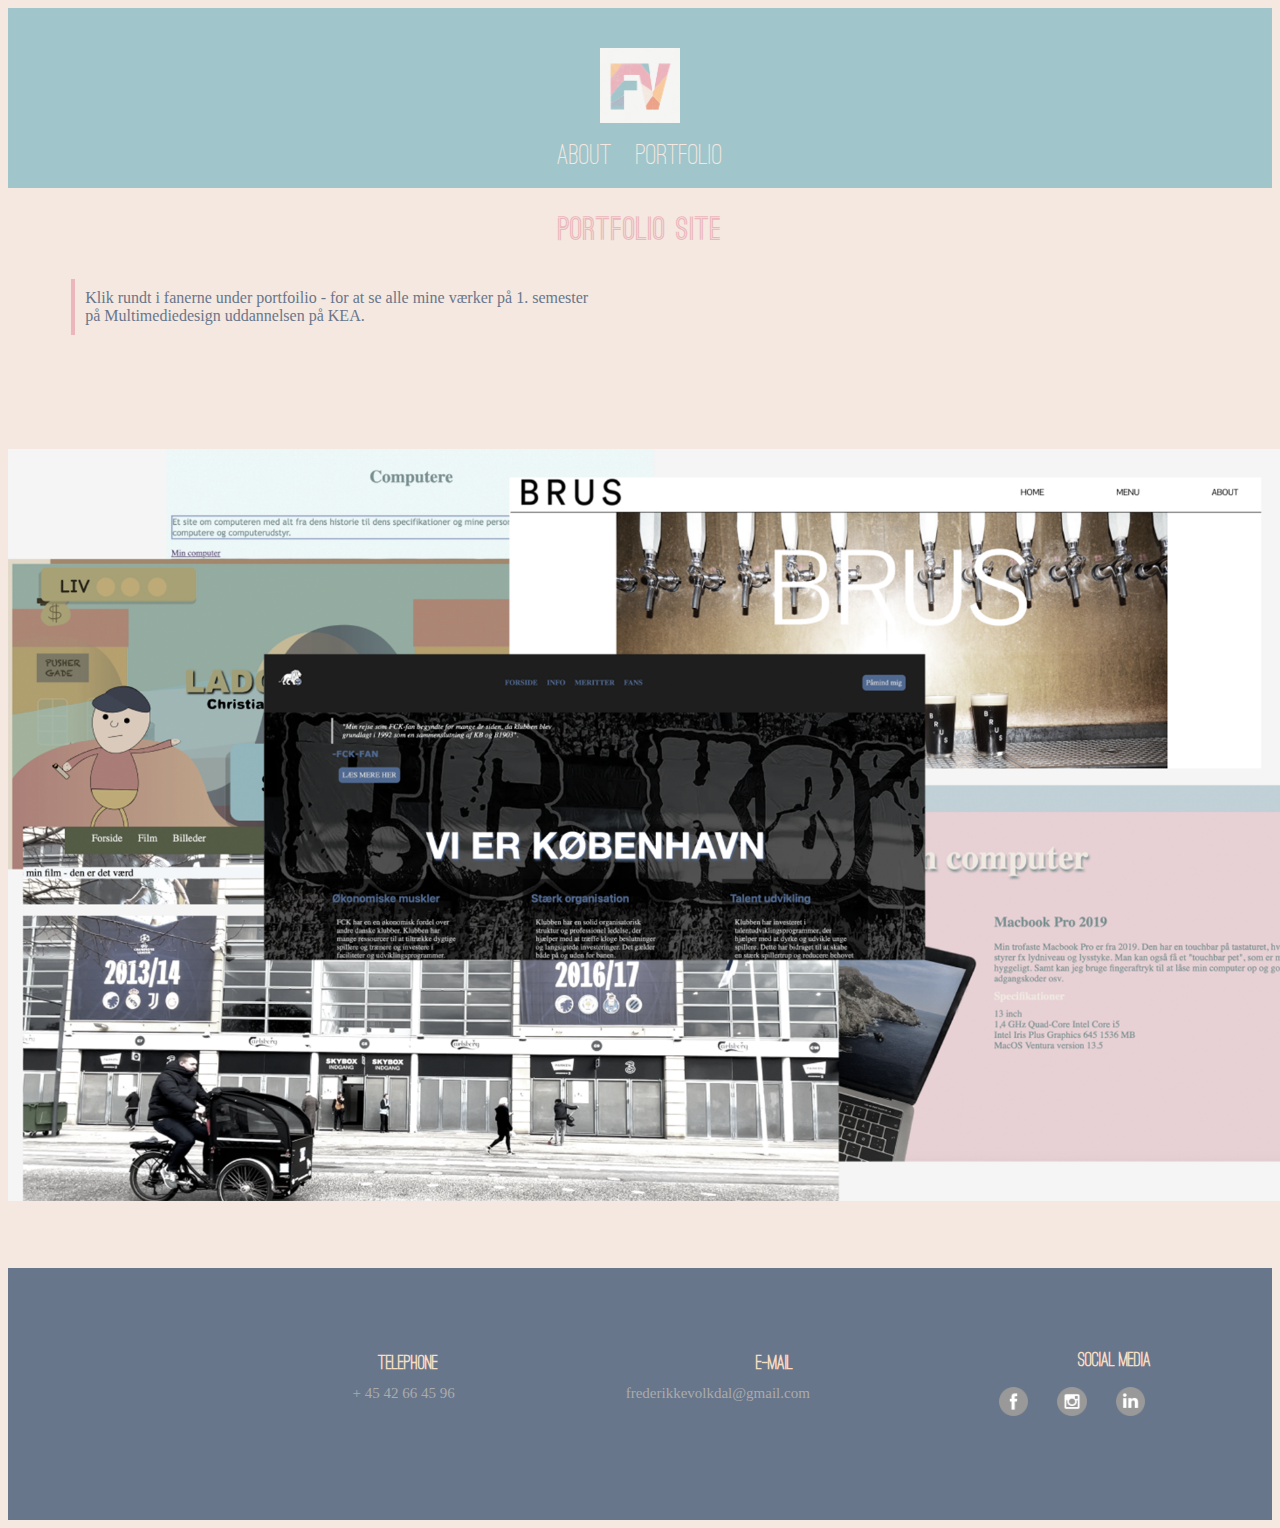
<file: index.html>
<!DOCTYPE html>
<html lang="en">
  <head>
    <meta charset="UTF-8" />
    <meta name="viewport" content="width=device-width, initial-scale=1.0" />
    <link rel="stylesheet" href="../css/general.css" />
    <link rel="stylesheet" href="../css/index.css" />
    <link rel="icon" href="../img/logo_fv.webp" />
    <title>Forside</title>
  </head>

  <body>
    <header>
      <a href="index.html">
        <img src="../img/logofv.png" alt="logo" />
      </a>
      <nav>
        <a href="aboutme.html">ABOUT</a>
        <a href="portfolio.html">PORTFOLIO</a>
      </nav>
    </header>
    <main>
      <h1>PORTFOLIO SITE</h1>
      <div class="grid-container1">
        <blockquote>
          Klik rundt i fanerne under portfoilio - for at se alle mine værker på
          1. semester på Multimediedesign uddannelsen på KEA.
        </blockquote>
      </div>
      <img src="../img/kollage.png" class="kollage" alt="kollage" />
    </main>
    <footer>
      <div class="grid_1-1-1">
        <div class="">
          <h3 class="footer-h3">Telephone</h3>
          <p class="icons_t">+ 45 42 66 45 96</p>
        </div>
        <div class="">
          <h3 class="footer-h3">E-mail</h3>
          <p class="icons_t">frederikkevolkdal@gmail.com</p>
        </div>
        <div class="medier">
          <h3 class="footer-h3">Social media</h3>
          <div class="grid_1-1-1">
            <a href="https://www.facebook.com/frederikke.volkdal"
              ><img src="../img/facebook.webp" alt=""
            /></a>
            <a href="https://www.instagram.com/frederikkevolkdal/?hl=en"
              ><img src="../img/instagram.webp" alt=""
            /></a>
            <a href="https://www.linkedin.com/in/frederikke-volkdal-827bb5103/"
              ><img src="../img/linkdin.webp" alt=""
            /></a>
          </div>
        </div>
      </div>
    </footer>
  </body>
</html>
</file>
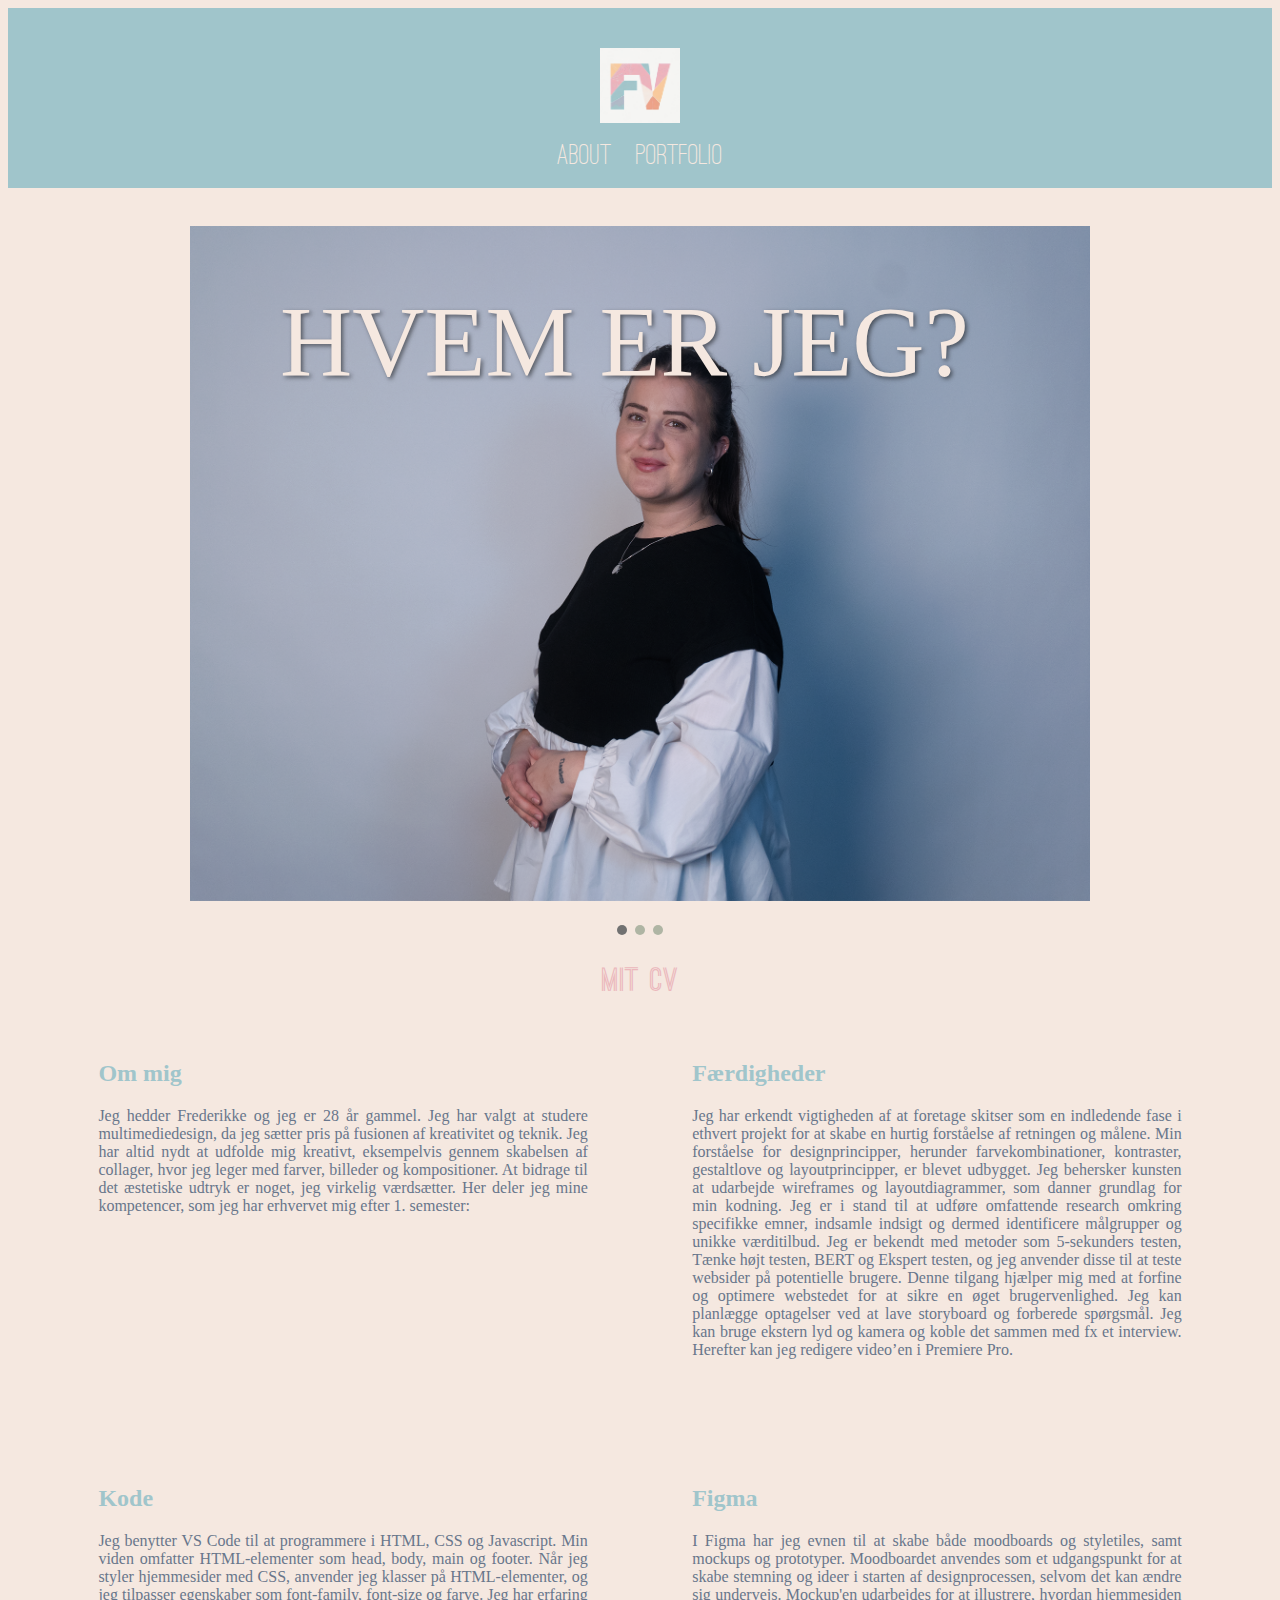
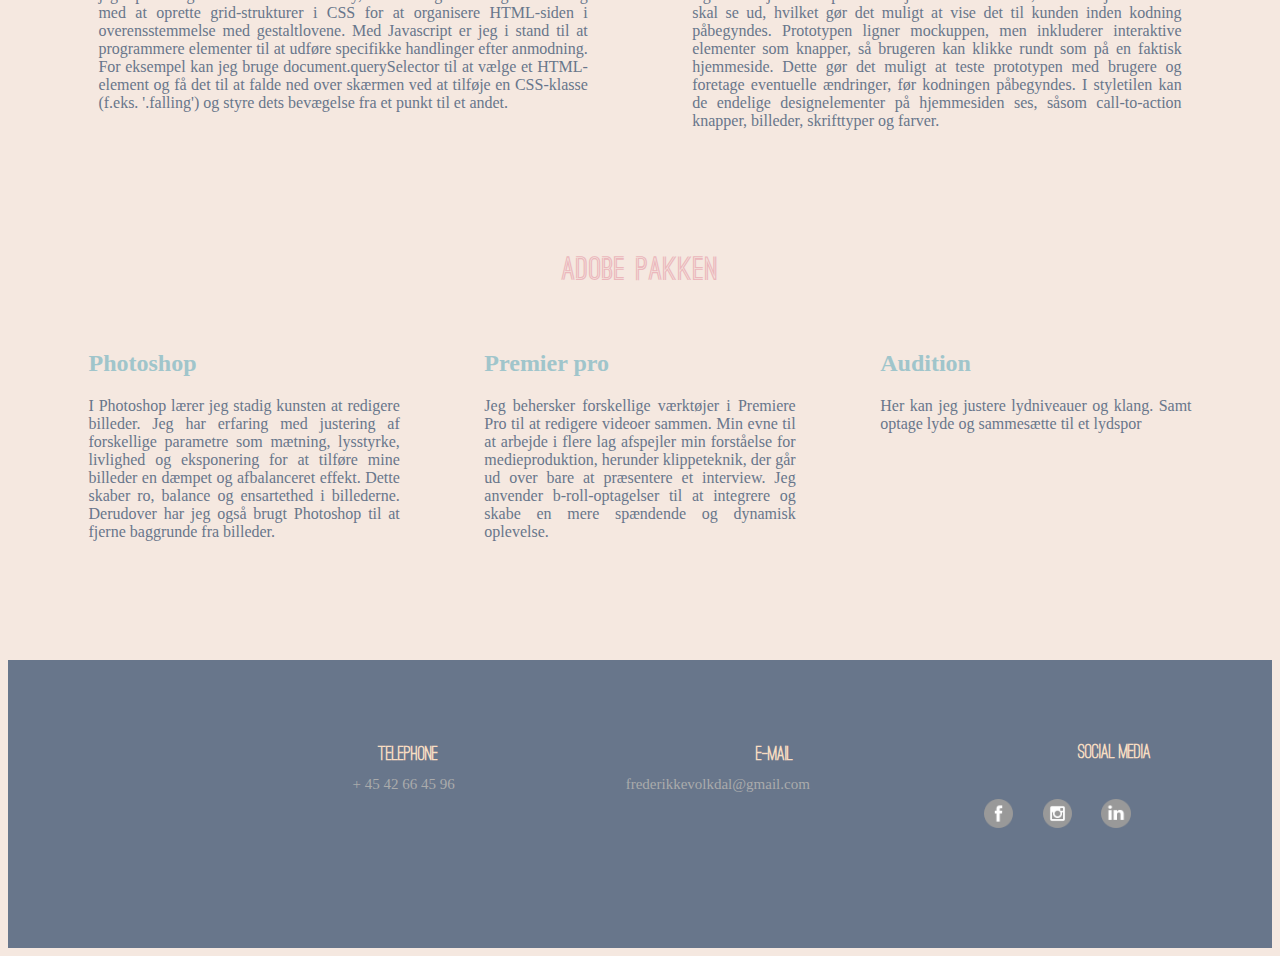
<file: aboutme.html>
<!DOCTYPE html>
<html lang="en">
  <head>
    <meta charset="UTF-8" />
    <meta name="viewport" content="width=device-width, initial-scale=1.0" />
    <link rel="stylesheet" href="../css/general.css" />
    <link rel="stylesheet" href="../css/aboutme.css" />
    <link rel="icon" href="../img/logo_fv.webp" />
    <title>About me</title>
  </head>

  <body>
    <header>
      <a href="index.html">
        <img src="../img/logofv.png" alt="logo" />
      </a>
      <nav>
        <a href="aboutme.html">ABOUT</a>
        <a href="portfolio.html">PORTFOLIO</a>
      </nav>
    </header>
    <main>
      <br />
      <div class="slideshow-container">
        <div class="mySlides fade">
          <img src="../img/frederikke1.webp" style="width: 100%" />
          <div class="text">HVEM ER JEG?</div>
        </div>

        <div class="mySlides fade">
          <img src="../img/frederikke2.webp" style="width: 100%" />
          <div class="text">HVEM ER JEG?</div>
        </div>

        <div class="mySlides fade">
          <img src="../img/mig.webp" style="width: 100%" />
          <div class="text">HVEM ER JEG?</div>
        </div>

        <div style="text-align: center">
          <span class="dot"></span>
          <span class="dot"></span>
          <span class="dot"></span>
        </div>

        <script>
          let slideIndex = 0;
          showSlides();

          function showSlides() {
            let i;
            let slides = document.getElementsByClassName("mySlides");
            let dots = document.getElementsByClassName("dot");
            for (i = 0; i < slides.length; i++) {
              slides[i].style.display = "none";
            }
            slideIndex++;
            if (slideIndex > slides.length) {
              slideIndex = 1;
            }
            for (i = 0; i < dots.length; i++) {
              dots[i].className = dots[i].className.replace(" active", "");
            }
            slides[slideIndex - 1].style.display = "block";
            dots[slideIndex - 1].className += " active";
            setTimeout(showSlides, 3000); // Change image every 3 seconds
          }
        </script>
      </div>
      <h1>MIT CV</h1>

      <div class="grid-container1">
        <div class="">
          <h2>Om mig</h2>
          <p>
            Jeg hedder Frederikke og jeg er 28 år gammel. Jeg har valgt at
            studere multimediedesign, da jeg sætter pris på fusionen af
            kreativitet og teknik. Jeg har altid nydt at udfolde mig kreativt,
            eksempelvis gennem skabelsen af collager, hvor jeg leger med farver,
            billeder og kompositioner. At bidrage til det æstetiske udtryk er
            noget, jeg virkelig værdsætter. Her deler jeg mine kompetencer, som
            jeg har erhvervet mig efter 1. semester:
          </p>
        </div>

        <div class="">
          <h2>Færdigheder</h2>
          <p>
            Jeg har erkendt vigtigheden af at foretage skitser som en indledende
            fase i ethvert projekt for at skabe en hurtig forståelse af
            retningen og målene. Min forståelse for designprincipper, herunder
            farvekombinationer, kontraster, gestaltlove og layoutprincipper, er
            blevet udbygget. Jeg behersker kunsten at udarbejde wireframes og
            layoutdiagrammer, som danner grundlag for min kodning. Jeg er i
            stand til at udføre omfattende research omkring specifikke emner,
            indsamle indsigt og dermed identificere målgrupper og unikke
            værditilbud. Jeg er bekendt med metoder som 5-sekunders testen,
            Tænke højt testen, BERT og Ekspert testen, og jeg anvender disse til
            at teste websider på potentielle brugere. Denne tilgang hjælper mig
            med at forfine og optimere webstedet for at sikre en øget
            brugervenlighed. Jeg kan planlægge optagelser ved at lave storyboard
            og forberede spørgsmål. Jeg kan bruge ekstern lyd og kamera og koble
            det sammen med fx et interview. Herefter kan jeg redigere video’en i
            Premiere Pro.
          </p>
        </div>

        <div class="">
          <h2>Kode</h2>
          <p>
            Jeg benytter VS Code til at programmere i HTML, CSS og Javascript.
            Min viden omfatter HTML-elementer som head, body, main og footer.
            Når jeg styler hjemmesider med CSS, anvender jeg klasser på
            HTML-elementer, og jeg tilpasser egenskaber som font-family,
            font-size og farve. Jeg har erfaring med at oprette grid-strukturer
            i CSS for at organisere HTML-siden i overensstemmelse med
            gestaltlovene. Med Javascript er jeg i stand til at programmere
            elementer til at udføre specifikke handlinger efter anmodning. For
            eksempel kan jeg bruge document.querySelector til at vælge et
            HTML-element og få det til at falde ned over skærmen ved at tilføje
            en CSS-klasse (f.eks. '.falling') og styre dets bevægelse fra et
            punkt til et andet.
          </p>
        </div>

        <div class="">
          <h2>Figma</h2>
          <p>
            I Figma har jeg evnen til at skabe både moodboards og styletiles,
            samt mockups og prototyper. Moodboardet anvendes som et udgangspunkt
            for at skabe stemning og ideer i starten af designprocessen, selvom
            det kan ændre sig undervejs. Mockup'en udarbejdes for at illustrere,
            hvordan hjemmesiden skal se ud, hvilket gør det muligt at vise det
            til kunden inden kodning påbegyndes. Prototypen ligner mockuppen,
            men inkluderer interaktive elementer som knapper, så brugeren kan
            klikke rundt som på en faktisk hjemmeside. Dette gør det muligt at
            teste prototypen med brugere og foretage eventuelle ændringer, før
            kodningen påbegyndes. I styletilen kan de endelige designelementer
            på hjemmesiden ses, såsom call-to-action knapper, billeder,
            skrifttyper og farver.
          </p>
        </div>
      </div>
      <h1>Adobe pakken</h1>
      <div class="grid-container3">
        <div class="">
          <h2>Photoshop</h2>

          <p>
            I Photoshop lærer jeg stadig kunsten at redigere billeder. Jeg har
            erfaring med justering af forskellige parametre som mætning,
            lysstyrke, livlighed og eksponering for at tilføre mine billeder en
            dæmpet og afbalanceret effekt. Dette skaber ro, balance og
            ensartethed i billederne. Derudover har jeg også brugt Photoshop til
            at fjerne baggrunde fra billeder.
          </p>
        </div>

        <div class="">
          <h2>Premier pro</h2>
          <p>
            Jeg behersker forskellige værktøjer i Premiere Pro til at redigere
            videoer sammen. Min evne til at arbejde i flere lag afspejler min
            forståelse for medieproduktion, herunder klippeteknik, der går ud
            over bare at præsentere et interview. Jeg anvender b-roll-optagelser
            til at integrere og skabe en mere spændende og dynamisk oplevelse.
          </p>
        </div>
        <div class="">
          <h2>Audition</h2>

          <p>
            Her kan jeg justere lydniveauer og klang. Samt optage lyde og
            sammesætte til et lydspor
          </p>
        </div>
      </div>
    </main>
    <footer>
      <div class="grid_1-1-1">
        <div class="">
          <h3 class="footer-h3">Telephone</h3>
          <p class="icons_t">+ 45 42 66 45 96</p>
        </div>
        <div class="">
          <h3 class="footer-h3">E-mail</h3>
          <p class="icons_t">frederikkevolkdal@gmail.com</p>
        </div>
        <div class="medier">
          <h3 class="footer-h3">Social media</h3>
          <div class="grid_1-1-1">
            <a href="https://www.facebook.com/frederikke.volkdal"
              ><img src="../img/facebook.webp" alt=""
            /></a>
            <a href="https://www.instagram.com/frederikkevolkdal/?hl=en"
              ><img src="../img/instagram.webp" alt=""
            /></a>
            <a href="https://www.linkedin.com/in/frederikke-volkdal-827bb5103/"
              ><img src="../img/linkdin.webp" alt=""
            /></a>
          </div>
        </div>
      </div>
    </footer>
  </body>
</html>
</file>
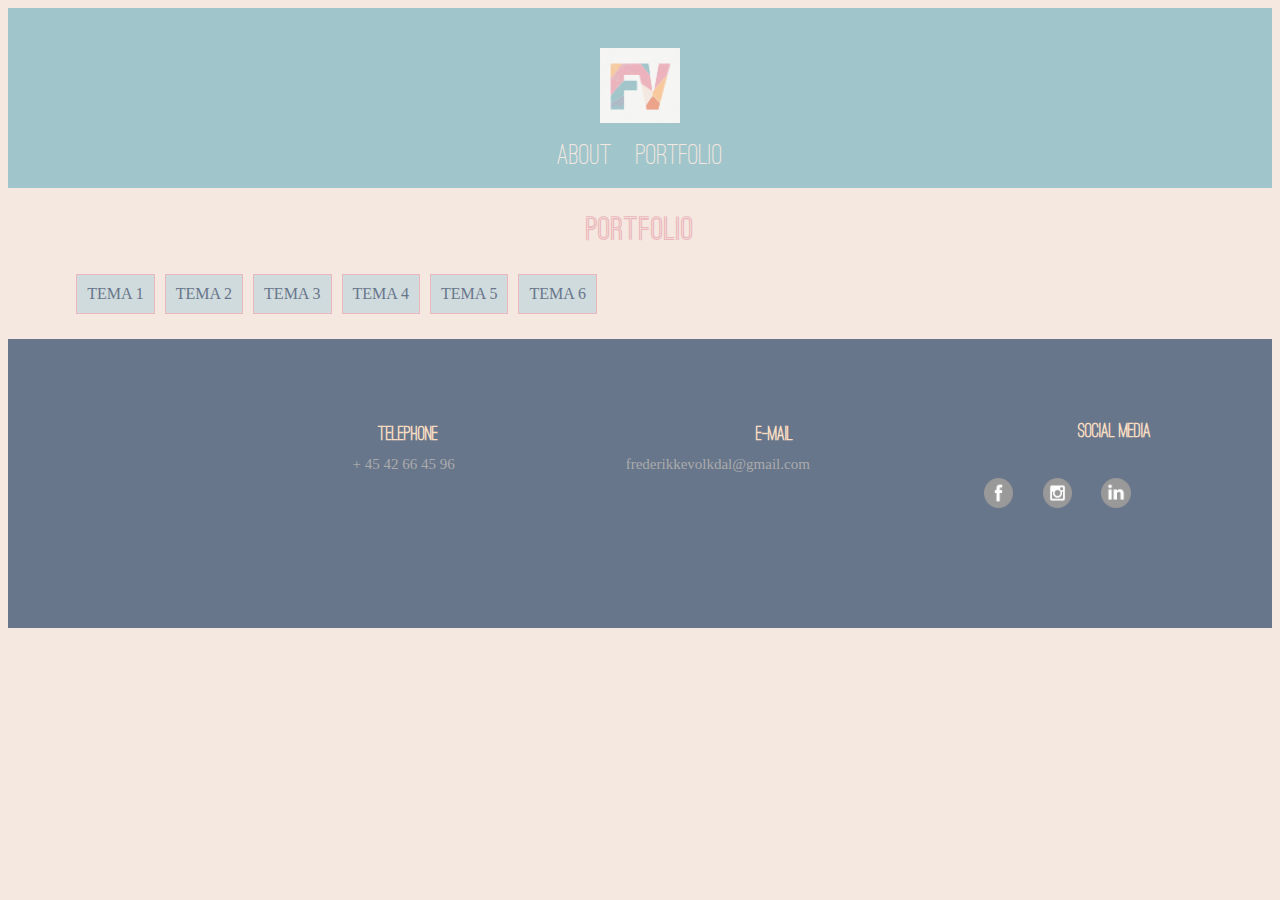
<file: portfolio.html>
<!DOCTYPE html>
<html lang="en">
  <head>
    <meta charset="UTF-8" />
    <meta name="viewport" content="width=, initial-scale=1.0" />
    <link rel="stylesheet" href="../css/general.css" />
    <link rel="stylesheet" href="../css/portfolio.css" />
    <link rel="icon" href="img/logo_fv.webp" type="favicon" />
    <link rel="shortcut icon" href="img/logo_fv.webp" type="favicon" />
    <title>Portfolio</title>
  </head>

  <body>
    <header>
      <a href="index.html">
        <img src="../img/logofv.png" alt="logo" />
      </a>
      <nav>
        <a href="aboutme.html">ABOUT</a>
        <a href="portfolio.html">PORTFOLIO</a>
      </nav>
    </header>
    <main>
      <h1>PORTFOLIO</h1>
      <div class="tabs">
        <div class="tab" onclick="toggleTab('tab1')">TEMA 1</div>
        <div class="tab" onclick="toggleTab('tab2')">TEMA 2</div>
        <div class="tab" onclick="toggleTab('tab3')">TEMA 3</div>
        <div class="tab" onclick="toggleTab('tab4')">TEMA 4</div>
        <div class="tab" onclick="toggleTab('tab5')">TEMA 5</div>
        <div class="tab" onclick="toggleTab('tab6')">TEMA 6</div>
      </div>

      <div class="tab-content" id="tab1">
        <h2>Tema 1 - Lær hinanden at kende</h2>
        <div class="grid-container4">
          <div class="">
            <p>
              Første video projekt - Kærlighed til Kaffe. Her lavede vi en video
              om en fælles interesse. Vi blev enige om, at kaffe var det bedste.
              Her fik jeg min første oplevelse med Premier Pro. Jeg stod for at
              klippede videoen og ligge lyd på. Derudover arbejdede vi også med
              forskellige kamera vinkler og virkemidler.
            </p>
            <button>
              <a href="https://www.youtube.com/watch?v=F_ohjnF5Qig">SE HER</a>
            </button>
          </div>
          <div class="">
            <img src="../img/frederikke_tema1.webp" class="mig" alt="Mig" />
          </div>
        </div>
      </div>

      <div class="tab-content" id="tab2">
        <h2>Tema 2 - Mobilsite/Studiestartsprøven</h2>
        <div class="grid-container1">
          <div class="text-box">
            <p>
              Jeg startede tema 2 ud med at lave et meget simpelt mobilesite.
              Her blev vi for første gang udfordret på kodning,
              billedestørrelser samt css. Vi skulle lave sitet responsivt i
              forhold til brug på mobile enheder. Når jeg ser tilbage på
              websitet, så ville jeg gerne have gjort noget andet med farverne.
              Kontrasterne skær mig lidt i øjnene.
            </p>
            <button>
              <a href="https://frederikkevolkdaltema2.netlify.app/">SE HER</a>
            </button>
            <img src="../img/tema2.webp" alt="tema2" />
          </div>

          <div class="text-box">
            <p>
              Derefter skulle vi lave vores mobilsite om til et website samt
              ændre på de ting, vi ikke følte spillede. Her valgte jeg, at
              skifte farvene, samt udskifte alle billederne. Jeg gik efter en
              "diner"/"bubblegum"-stil og føler, at jeg lykkedes med det. I
              hvert fald farvevalget. For første gang brugte jeg Photoshop, og
              her skar jeg billedet af min computer fri fra baggrunden.
            </p>
            <button>
              <a href="https://frederikkevolkdalstudiestart.netlify.app"
                >SE HER</a
              >
            </button>
            <img src="../img/studiestart.webp" alt="studiestartsopgave" />
          </div>
        </div>
      </div>

      <div class="tab-content" id="tab3">
        <h2>Tema 3 - Emnesite</h2>
        <div class="grid-container1">
          <div class="text-box">
            <p>
              I tema 3 skulle vi lave et emnesite. Her lærte vi om user
              experience. Her var fokuset meget på, at lære at lave research,
              idéudvikling og prototyper for at bygge en hjemmeside op. Jeg
              lærte forskellige research-former: desk research, observation,
              interview og survey. Jeg lavede bl.a. interview og research. Jeg
              lavede et interview med en stor FCK fan og lavede en 5 sec test på
              mit logo. Samt en crazy 8 på min merit side. Jeg lærte også om
              brugen af målgrupper og userstory. Derudover benyttede jeg figma
              til at lave en prototype af mit site.
              <a
                href="https://www.figma.com/file/z6nXZq4m3JpyZ0SijaollS/Untitled?type=design&node-id=0%3A1&mode=design&t=2mqiZRm535VRSjx5-1"
                >her</a
              >.
            </p>
            <button>
              <a href="https://frederikkevolkdaltema3.netlify.app">SE HER</a>
            </button>
          </div>
          <div class="">
            <img src="../img/tema3.webp" alt="tema3" />
          </div>
          <div class="">
            <img src="../img/tema_3.webp" alt="tema3" />
          </div>
          <div class="">
            <p>
              Vi skulle også benytte designprincipper som fx gestaltlove. Jeg
              har prøvet, at følge loven om nærhed, hvor emner, der står sammen,
              hører sammen.
            </p>
          </div>
        </div>
        <div class="grid-container2">
          <img src="../img/tema3_logo.webp" alt="tema3 logo" />
          <img src="../img/crazy8.webp" alt="crazy8" />
          <img src="../img/moodboard.webp" alt="moodboard" />
        </div>
      </div>
      <div class="tab-content" id="tab4">
        <h2>Tema 4 - Grundlæggende animation</h2>
        <div class="grid-container1">
          <p>
            I dette tema blev vi udfordret til at designe og kode et spil med
            det formål, at opnå færdigheder inden for udviklingen af digitale
            brugergrænseflader. Gennem denne opgave erhvervede jeg viden om
            designprincipper inden for spildesign, samt vigtigheden af at
            opretholde en bestemt og sammenhængende stil. Efter at have udviklet
            min idé, lavede jeg en billede serie, hvor jeg demonstrerede,
            hvordan spillet skulle spilles. Se det <a href="tema4.html">her</a>.
          </p>
          <div class="">
            <p>
              For yderligere information om spillet, herunder ideen, skitser,
              teknik og en liste over aktiver.
              <button>
                <a href="https://frederikkevolkdaltema4.netlify.app">SE HER</a>
              </button>
            </p>
          </div>
          <img src="../img/spil1_tema4.webp" alt="Spil" />
          <img src="../img/spil_tema4.webp" alt="spil" />

          <img
            src="../img/flatdesign_tema4_figur.webp"
            class="figur"
            alt="figur"
          />
          <div class="">
            <h2>Stil</h2>
            <p>
              Jeg har fået størst inspiration fra stilen Flat design 2. Min
              spilfigur og spillet gør brug af solid drawing samt asymmetri.
              Tynde arme og ben, med bløde former. Min figur vil bærer præg af
              at være computerlavet og er meget enkel. Jeg brugte simple former
              til at skabe både baggrund og figurer. Jeg vil overfører farverne
              næsten direkte - da de passer godt til mit spil. Jeg brugte 5
              forskellige farver til hele spillet. Jeg har fokuseret på en
              forgrund, midte og baggrund.
            </p>
          </div>
        </div>
        <div class="grid-container1">
          <div class="">
            <h2>Koden</h2>
            <p>
              Inden for koden blev fokus rettet mod JavaScript. Her opnåede jeg
              forståelse for variabler, som jeg definerer i begyndelsen af
              dokumentet, såsom liv, point og hastighed. Efterfølgende udskriver
              jeg variablerne og angiver deres startværdier. Længere nede i
              koden specificerer jeg, at falde animation skal starte samt at når
              den er færdig med at falde, at den skal gå til reset og starte
              forfra.
            </p>
          </div>
          <div class="">
            <img src="../img/fald_js_tema4.webp" alt="javascript" />
          </div>
          <div class="">
            <img src="../img/fald_tema4_ja.webp" alt="javascript" />
          </div>

          <div class="">
            <p>
              Derudover fik jeg også knækket koden til at afspille forskellig
              lyd, når der blev trykket på de forskellige figure.
            </p>
            <img src="../img/lyd_js_tema4.webp" alt="lyd javascript" />
          </div>
          <div class="">
            <h2>Aktivitetsdiagram</h2>
            <p>
              Før jeg gik i gang med koden, anvendte jeg aktivitetsdiagrammer
              til at beskrive, hvordan det interaktive system skulle fungere.
              Disse diagrammer blev brugt til at illustrere, hvilke handlinger
              og beslutninger, der ville påvirke spillets forløb. Efterfølgende
              udarbejdede jeg et state machine diagram, som giver en mere
              detaljeret visning sammenlignet med aktivitetsdiagrammet. Dette
              diagram blev brugt som en guide under koden, og det var afgørende,
              at navngivningen af funktionerne matchede det, der blev beskrevet
              i diagrammet.
            </p>
          </div>
          <div class="">
            <img src="../img/aktivitetsdiagram.webp" alt="aktivitetsdiagram" />
          </div>
        </div>
      </div>

      <div class="tab-content" id="tab5">
        <h2>Tema 5 - Passionssite/Virksomhedssite</h2>
        <div class="grid-container1">
          <div class="">
            <p>
              I dette tema skulle vi i grupper producere eget indhold og
              redesigne en hjemmeside for en virksomhed. Til det redesign vi
              skulle lave, fandt vi en virksomhed ved navn BRUS, der producere
              øl i deres eget tapperi. Samt sælger øl og har en restaurant.
            </p>
            <button>
              <a href="https://frederikkevolkdalbrus.netlify.app">SE HER</a>
            </button>
          </div>
          <div class="">
            <p>
              Til at begynde med skulle vi planlægge, filme og redigere en video
              om en passioneret person og oprette en hjemmeside tilknyttet. Jeg
              valgte at interviewe en fyr ved navn Lasse, der er super
              passioneret omkring FCK.
            </p>
            <button>
              <a href="https://frederikkevolkdaltema5.netlify.app">SE HER</a>
            </button>
          </div>
        </div>
        <div class="grid-container2">
          <div class="">
            <h2>Video redigering</h2>
            <p>
              Vi fik indsigt i indstillinger og perspektiver, herunder 5-skuds
              reglen, samt storyboards og klippeteknik. I virksomheds videoen
              har vi anvendt montage klipning da vi ville lave en slags
              reklamefilm, Derudover har vi inkluderet et interview, gode zooms
              og sjove vinkler. Se den
              <a href="https://youtu.be/7hVun-tT-IY">her</a>. Vi producerede
              også en kort reklamefilm til sociale medier som kan ses
              <a href="https://youtu.be/mOJTlcLJOjg">her</a>
            </p>
          </div>
          <div class="">
            <h2>"BRUS"</h2>
            <p>
              Virksomheden, vi arbejdede med, hed BRUS og specialiserer sig i
              salg og brygning af øl. Vi udsatte hjemmesiden for test blandt
              forskellige bekendte, hvor vi anvendte BERT-test og Light-house
              test. Resultaterne viste, at brugerne havde svært ved at give et
              konkret svar på stilart og fik alt for meget info og nogle gange
              for lidt. For at forbedre BRUS' side fokuserede vi på, at gøre den
              mere overskuelig og brugervenlig. Mit ansvarsområde var primært at
              designe menu siden. Her arbejdede jeg med grid-layout og placerede
              knapper og tekst over billederne.
            </p>
          </div>
          <div class="">
            <img src="../img/bert.webp" class="bert" alt="Bert test" />
          </div>
        </div>
        <div class="grid-container1">
          <div class="">
            <img
              src="../img/styletile_tema5.webp"
              class="styletile"
              alt="Styletile"
            />
          </div>
          <div class="">
            <h2>Stil</h2>
            <p>
              Vi adopterede en minimalistisk, ren og nordisk designstil til
              projektet. Farvepaletten blev baseret på nuancer af beige,
              suppleret med en let støvet grøn og kontrastfarver i form af gul,
              lilla og blå, som skulle tiltrække opmærksomhed. Vi genbrugte
              billeder fra det oprindelige site, men udvalgte specifikke
              billeder, der passede ind i farvepaletten for at skabe en
              sammenhængende visuel oplevelse. For at evaluere brugeroplevelsen
              udførte vi bert test og Light-house test. Resultaterne viste
              blandt andet, at indtrykket var meget det samme som på det
              oprindelig site, men samtidig viste, at den redesignede side var
              mere overskuelig og mindre forvirrende stilmæssigt end den
              oprindelige.
            </p>
          </div>
        </div>
      </div>

      <div class="tab-content" id="tab6">
        <h2>Tema 6 - Portfolio site</h2>
        <p>
          I dette tema har jeg skulle lave en hjemmeside, der skal fungere som
          portfolie over alt det jeg har lavet på 1. semester af
          multimediedesigner uddannelsen.
        </p>
        <div class="grid-container1">
          <div class="">
            <img src="../img/colors.webp" alt="farver" />
          </div>
          <div class="">
            <h2>Stil</h2>
            <p>
              Jeg har på mit portfolio site prøvet at genskabe
              "bubblegum"-stilen fra min studiestartsopgave. Men har fokuseret
              på, at få farverne til ar harmonere bedre og gøre sitet mere
              professionelt at se på. Derfor benyttede jeg Adobe Colorwheel, til
              at trække farver ud fra inspirations billeder. Det er også disse
              farver, jeg har valgt at putte i mit logo, for at samle hele
              sitet. Jeg har valgt at holde stilen meget ren, men med gode
              farver.
            </p>
          </div>
          <div class="">
            <h2>Kode</h2>
            <p>
              Jeg har igennem hele 1. semester haft rigtigt svært ved grid.
              Derfor satte jeg mig selv på prøve, og har implementeret så meget
              grid som muligt. Det er også her mit fokus har været igennem hele
              forløbet.
            </p>
            <p>
              I javascript har jeg implementeret et billede slideshow på min
              "About" side samt inddelt min portfolio i faner, som gør sitet
              mere overskueligt.
            </p>
            <img src="../img/javascript_portfolio.webp" alt="javescript" />
          </div>
          <div class="">
            <h2>Billeder</h2>
            <p>
              På min forside har jeg valgt at lave en billede kollage med alle
              de sites jeg har kodet i gennem hele 1. semester. Som en sløjfe på
              værket. Derudover har jeg fået taget portræt billeder, hvor jeg
              selv stod for lyssætning samt indstilling af kameraet. Og min
              kæreste stod for at trykke på aftrækkeren. Desuden er de blevet
              billedebehandlet i Photoshop for at gøre billedet skarpere og
              fjerne ujævnheder (Og en tattovering).
            </p>
            <img src="../img/mig.webp" alt="Portræt" />
          </div>
        </div>
      </div>
    </main>
    <footer>
      <div class="grid_1-1-1">
        <div class="">
          <h3 class="footer-h3">Telephone</h3>
          <p class="icons_t">+ 45 42 66 45 96</p>
        </div>
        <div class="">
          <h3 class="footer-h3">E-mail</h3>
          <p class="icons_t">frederikkevolkdal@gmail.com</p>
        </div>
        <div class="medier">
          <h3 class="footer-h3">Social media</h3>
          <div class="grid_1-1-1">
            <a href="https://www.facebook.com/frederikke.volkdal"
              ><img src="../img/facebook.webp" alt=""
            /></a>
            <a href="https://www.instagram.com/frederikkevolkdal/?hl=en"
              ><img src="../img/instagram.webp" alt=""
            /></a>
            <a href="https://www.linkedin.com/in/frederikke-volkdal-827bb5103/"
              ><img src="../img/linkdin.webp" alt=""
            /></a>
          </div>
        </div>
      </div>
    </footer>
    <script src="/js/myscript.js"></script>
  </body>
</html>
</file>
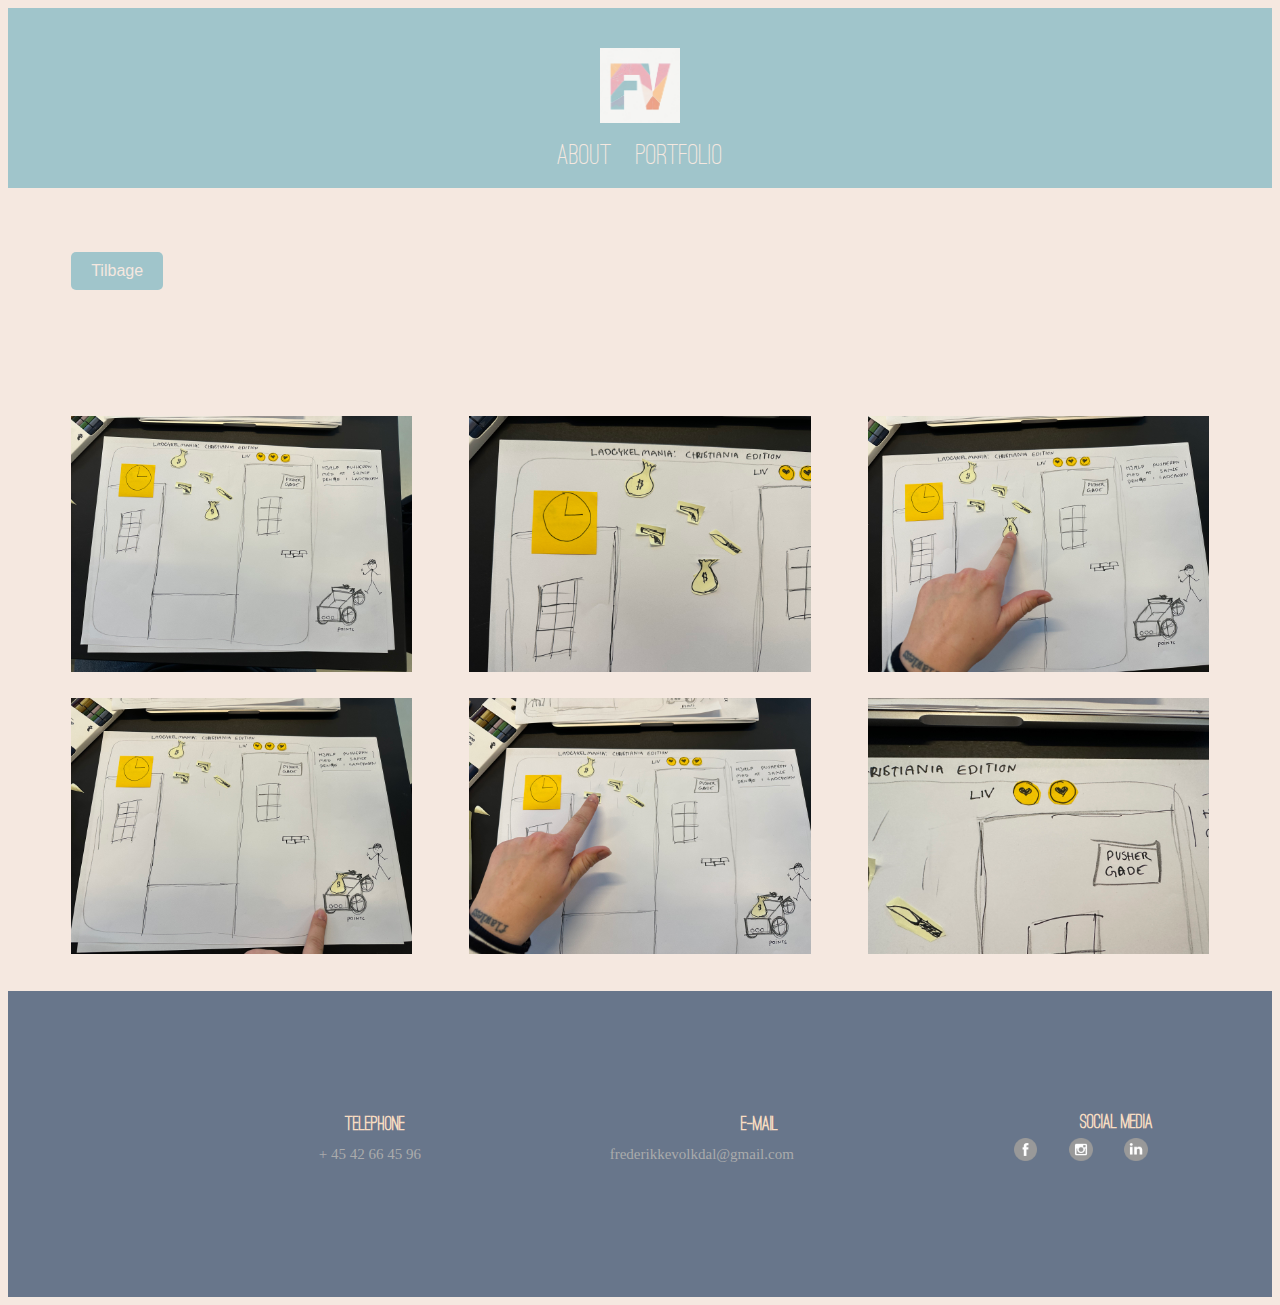
<file: tema4.html>
<!DOCTYPE html>
<html lang="en">
  <head>
    <meta charset="UTF-8" />
    <meta name="viewport" content="width=device-width, initial-scale=1.0" />
    <link rel="stylesheet" href="../css/general.css" />
    <link rel="stylesheet" href="../css/tema4.css" />
    <link rel="icon" href="img/logo_fv.webp" type="favicon" />
    <link rel="shortcut icon" href="img/logo_fv.webp" type="favicon" />
    <title>Tema 4</title>
  </head>
  <body>
    <header>
      <a href="index.html">
        <img src="../img/logofv.png" alt="logo" />
      </a>
      <nav>
        <a href="aboutme.html">ABOUT</a>
        <a href="portfolio.html">PORTFOLIO</a>
      </nav>
    </header>
    <main>
      <button>
        <a href="portfolio.html" class="">Tilbage</a>
      </button>
      <div class="grid_1-1-1">
        <img src="../img/process1.webp" alt="process1" />
        <img src="../img/process2.webp" alt="process2" />
        <img src="../img/process3.webp" alt="process3" />
        <img src="../img/process4.webp" alt="process4" />
        <img src="../img/process5.webp" alt="process5" />
        <img src="../img/process6.webp" alt="process6" />
      </div>
    </main>
    <footer>
      <div class="grid_1-1-1">
        <div class="">
          <h3 class="footer-h3">Telephone</h3>
          <p class="icons_t">+ 45 42 66 45 96</p>
        </div>
        <div class="">
          <h3 class="footer-h3">E-mail</h3>
          <p class="icons_t">frederikkevolkdal@gmail.com</p>
        </div>
        <div class="medier">
          <h3 class="footer-h3">Social media</h3>
          <div class="grid_1-1-1">
            <a
              href="https://www.facebook.com/frederikke.volkdal"
              class="socials"
              ><img src="../img/facebook.webp" alt=""
            /></a>
            <a
              href="https://www.instagram.com/frederikkevolkdal/?hl=en"
              class="socials"
              ><img src="../img/instagram.webp" alt=""
            /></a>
            <a
              href="https://www.linkedin.com/in/frederikke-volkdal-827bb5103/"
              class="socials"
              ><img src="../img/linkdin.webp" alt=""
            /></a>
          </div>
        </div>
      </div>
    </footer>
  </body>
</html>
</file>
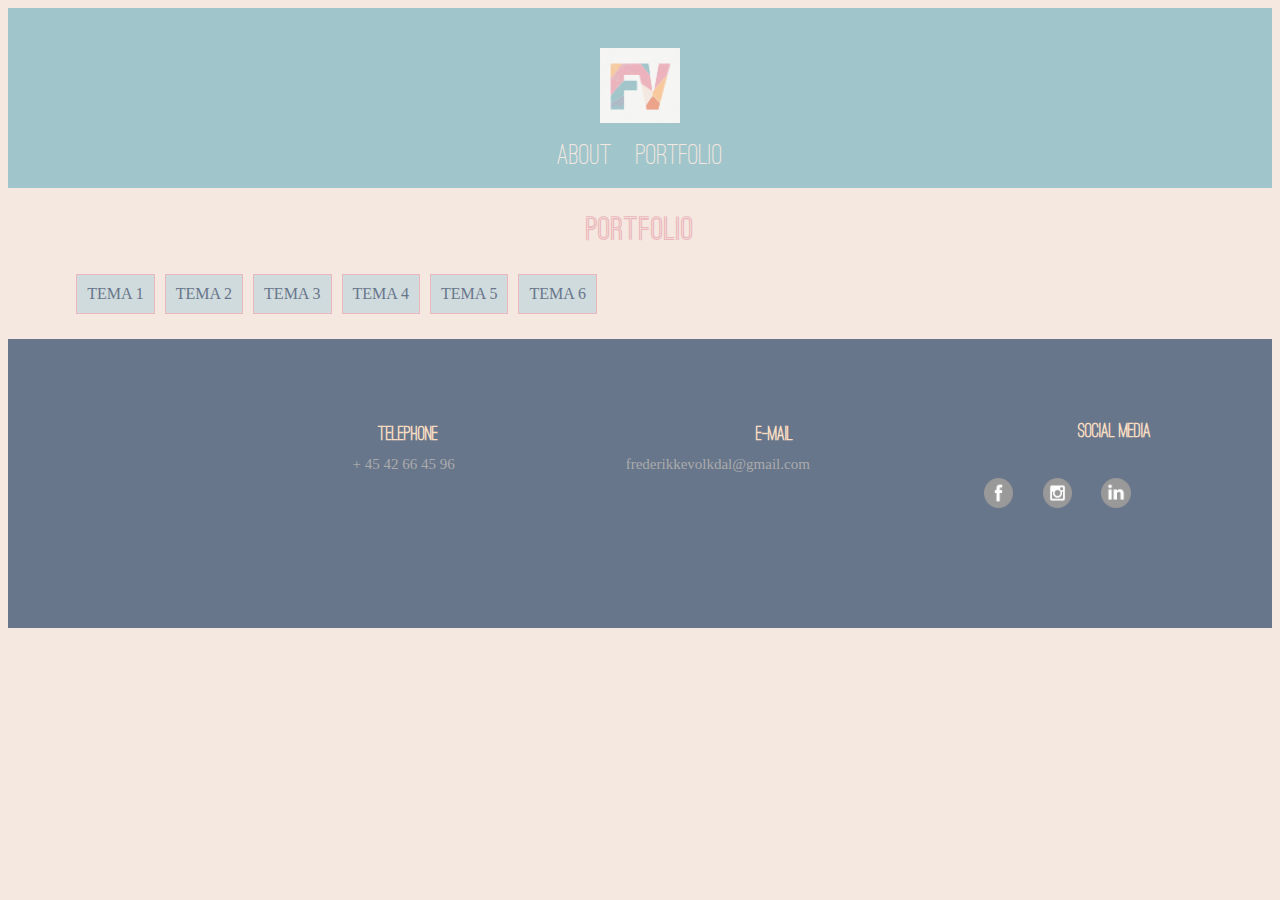
<file: html/portfolio.html>
<!DOCTYPE html>
<html lang="en">
  <head>
    <meta charset="UTF-8" />
    <meta name="viewport" content="width=, initial-scale=1.0" />
    <link rel="stylesheet" href="../css/general.css" />
    <link rel="stylesheet" href="../css/portfolio.css" />
    <link rel="icon" href="../img/logo_fv.webp" />
    <title>Portfolio</title>
  </head>

  <body>
    <header>
      <a href="index.html">
        <img src="../img/logofv.png" alt="logo" />
      </a>
      <nav>
        <a href="aboutme.html">ABOUT</a>
        <a href="portfolio.html">PORTFOLIO</a>
      </nav>
    </header>
    <main>
      <h1>PORTFOLIO</h1>
      <div class="tabs">
        <div class="tab" onclick="toggleTab('tab1')">TEMA 1</div>
        <div class="tab" onclick="toggleTab('tab2')">TEMA 2</div>
        <div class="tab" onclick="toggleTab('tab3')">TEMA 3</div>
        <div class="tab" onclick="toggleTab('tab4')">TEMA 4</div>
        <div class="tab" onclick="toggleTab('tab5')">TEMA 5</div>
        <div class="tab" onclick="toggleTab('tab6')">TEMA 6</div>
      </div>

      <div class="tab-content" id="tab1">
        <h2>Tema 1 - Lær hinanden at kende</h2>
        <div class="grid-container4">
          <div class="">
            <p>
              Første video projekt - Kærlighed til Kaffe. Her lavede vi en video
              om en fælles interesse. Vi blev enige om, at kaffe var det bedste.
              Jeg fik her min første oplevelse med Premier Pro og klippede
              videoen og lagde lyd på som den eneste. Derudover arbejdede vi
              også med forskellige kamera vinkler og virkemidler.
            </p>
            <img src="../img/frederikke_tema1.webp" class="mig" alt="Mig" />
          </div>
          <iframe
            width="560"
            height="315"
            src="https://youtu.be/F_ohjnF5Qig"
            title="YouTube video player"
            frameborder="0"
            allow="accelerometer; autoplay; clipboard-write; encrypted-media; gyroscope; picture-in-picture; web-share"
            allowfullscreen
            id="youtube"
          ></iframe>
        </div>
      </div>

      <div class="tab-content" id="tab2">
        <h2>Tema 2 - Mobilsite/Studiestartsprøven</h2>
        <div class="grid-container1">
          <div class="text-box">
            <p>
              Jeg startede tema 2 ud at lave et meget simpelt mobilesite. Her
              blev vi for første gang udfordret på kodning, billedestørrelser
              samt css. Samt skulle vi lave sitet responsivt i forhold til brug
              på mobile enheder. Når jeg ser tilbage på websitet, så ville jeg
              gerne have gjort noget andet med farverne. Kontrasterne skær mig
              lidt i øjnene.
            </p>
            <button>
              <a href="https://frederikkevolkdaltema2.netlify.app/">SE HER</a>
            </button>
            <img src="../img/tema2.webp" alt="tema2" />
          </div>

          <div class="text-box">
            <p>
              Derefter skulle vi lave vores mobilsite om til et website samt
              ændre på de ting, vi ikke følte spillede. Jeg valgte at ændre på
              farverne samt blev alle billeder ændret. Jeg gik efter en
              "diner"/"bubblegum"-stil og føler at jeg lykkedes med det. Farve
              valget i hvert fald. Jeg brugte også for første gang photoshop og
              skar billedet af min computer fri fra baggrunden.
            </p>
            <button>
              <a href="frederikkevolkdalstudiestart.netlify.app">SE HER</a>
            </button>
            <img src="../img/studiestart.webp" alt="studiestartsopgave" />
          </div>
        </div>
      </div>

      <div class="tab-content" id="tab3">
        <h2>Tema 3 - Emnesite</h2>
        <div class="grid-container1">
          <div class="text-box">
            <p>
              I tema 3 skulle vi lave et emnesite. Her lærte vi om user
              experience. Her var fokuset meget på at lære at lave research,
              idéudvikling og prototyper for at bygge en hjemmeside op. Jeg
              lærte forskellige research-former: desk research, observation,
              interview og survey. Jeg lavede bl.a. interview og research. Jeg
              lavede et interview med en stor FCK fan og lavede en 5 sec test på
              mit logo. Samt en crazy 8 på min merit side. Jeg lærte også om
              brugen af målgrupper og bruger historier. Derudover benyttede jeg
              figma til at lave en prototype af mit site
              <a
                href="https://www.figma.com/file/z6nXZq4m3JpyZ0SijaollS/Untitled?type=design&node-id=0%3A1&mode=design&t=2mqiZRm535VRSjx5-1"
                >her</a
              >.
            </p>
            <button>
              <a href="https://frederikkevolkdaltema3.netlify.app">SE HER</a>
            </button>
          </div>
          <div class="">
            <img src="../img/tema3.webp" alt="tema3" />
          </div>
          <div class="">
            <img src="../img/tema_3.webp" alt="tema3" />
          </div>
          <div class="">
            <p>
              Vi skulle også benytte designprincipper som fx gestaltlove. Jeg
              har prøvet at følge loven om nærhed, hvor emner der er står
              sammen, hører sammen.
            </p>
          </div>
        </div>
        <div class="grid-container2">
          <img src="../img/tema3_logo.webp" alt="tema3 logo" />
          <img src="../img/crazy8.webp" alt="crazy8" />
          <img src="../img/moodboard.webp" alt="moodboard" />
        </div>
      </div>
      <div class="tab-content" id="tab4">
        <h2>Tema 4 - Grundlæggende animation</h2>
        <div class="grid-container1">
          <p>
            I dette tema blev vi udfordret til at designe og kode et spil med
            det formål at opnå færdigheder inden for udviklingen af digitale
            brugergrænseflader. Gennem denne opgave erhvervede jeg viden om
            designprincipper inden for spildesign samt vigtigheden af at
            opretholde en bestemt og sammenhængende stil. Efter at have udviklet
            min idé, lavede jeg en billede serie, hvor jeg demonstrerede,
            hvordan spillet skulle spilles. Se det <a href="tema4.html">her</a>.
          </p>
          <div class="">
            <p>
              For yderligere information om spillet, herunder ideen, skitser,
              teknik og en liste over aktiver.
              <button>
                <a href="https://frederikkevolkdaltema4.netlify.app">SE HER</a>
              </button>
            </p>
          </div>
          <img src="../img/spil1_tema4.webp" alt="Spil" />
          <img src="../img/spil_tema4.webp" alt="spil" />

          <img
            src="../img/flatdesign_tema4_figur.webp"
            class="figur"
            alt="figur"
          />
          <div class="">
            <h2>Stil</h2>
            <p>
              Jeg har fået størst inspiration fra stilen Flat design 2. Min
              spilfigur og spillet gør brug af solid drawing samt asymmetri.
              Tynde arme og ben, med bløde former. Min figur vil bærer præg af
              at være computerlavet og er meget enkel. Jeg brugte simple former
              til at skabe både baggrund og figurer. Jeg vil overfører farverne
              næsten direkte - da de passer godt til mit spil. Jeg brugte 5
              forskellige farver til hele spillet. Jeg har fokuseret på en
              forgrund, midte og baggrund.
            </p>
          </div>
        </div>
        <div class="grid-container1">
          <div class="">
            <h2>Koden</h2>
            <p>
              Inden for koden blev fokus rettet mod JavaScript. Her opnåede jeg
              forståelse for variabler, som jeg definerer i begyndelsen af
              dokumentet, såsom liv, point og hastighed. Efterfølgende udskriver
              jeg variablerne og angiver deres startværdier. Længere nede i
              koden specificerer jeg, at falde animation skal starte samt at når
              den er færdig med at falde, at den skal gå til reset og starte
              forfra.
            </p>
          </div>
          <div class="">
            <img src="../img/fald_js_tema4.webp" alt="javascript" />
          </div>
          <div class="">
            <img src="../img/fald_tema4_ja.webp" alt="javascript" />
          </div>

          <div class="">
            <p>
              Derudover fik jeg også knækket koden til at afspille forskellig
              lyd, når der blev trykket på de forskellige figure.
            </p>
            <img src="../img/lyd_js_tema4.webp" alt="lyd javascript" />
          </div>
          <div class="">
            <h2>Aktivitetsdiagram</h2>
            <p>
              Før jeg gik i gang med koden, anvendte jeg aktivitetsdiagrammer
              til at beskrive, hvordan det interaktive system skulle fungere.
              Disse diagrammer blev brugt til at illustrere, hvilke handlinger
              og beslutninger der ville påvirke spillets forløb. Efterfølgende
              udarbejdede jeg et state machine diagram, som giver en mere
              detaljeret visning sammenlignet med aktivitetsdiagrammet. Dette
              diagram blev brugt som en guide under koden, og det var afgørende,
              at navngivningen af funktionerne matchede det, der blev beskrevet
              i diagrammet.
            </p>
          </div>
          <div class="">
            <img src="../img/aktivitetsdiagram.webp" alt="aktivitetsdiagram" />
          </div>
        </div>
      </div>

      <div class="tab-content" id="tab5">
        <h2>Tema 5 - Passionssite/Virksomhedssite</h2>
        <div class="grid-container1">
          <div class="">
            <p>
              I dette tema skulle vi i grupper producere eget indhold og
              redesigne en hjemmeside for en virksomhed. Til det redesign vi
              skulle lave, fandt vi en virksomhed ved navn BRUS, der producere
              øl i deres eget tapperi. Samt sælger øl og har en restaurant.
            </p>
            <button>
              <a href="https://github.com/Emilieklestrup/brus">SE HER</a>
            </button>
          </div>
          <div class="">
            <p>
              Til at begynde med skulle vi planlægge, filme og redigere en video
              om en passioneret person og oprette en hjemmeside tilknyttet. Jeg
              valgte at interviewe en fyr ved navn Lasse, der er super
              passioneret omkring FCK.
            </p>
            <button>
              <a href="https://frederikkevolkdaltema5.netlify.app">SE HER</a>
            </button>
          </div>
        </div>
        <div class="grid-container2">
          <div class="">
            <h2>Video redigering</h2>
            <p>
              Vi fik indsigt i indstillinger og perspektiver, herunder 5-skuds
              reglen, samt storyboards og klippeteknik. I virksomheds videoen
              har vi anvendt montage klipning da vi ville lave en slags
              reklamefilm, Derudover har vi inkluderet et interview og gode
              zooms og sjove vinkler. Se den
              <a href="https://youtu.be/7hVun-tT-IY">her</a>. Vi producerede
              også en kort reklamefilm til sociale medier som kan ses
              <a href="https://youtu.be/mOJTlcLJOjg">her</a>
            </p>
          </div>
          <div class="">
            <h2>"BRUS"</h2>
            <p>
              Virksomheden, vi arbejdede med, hed BRUS og specialiserer sig i
              salg og brygning af øl. Vi udsatte hjemmesiden for test blandt
              forskellige bekendte, hvor vi anvendte BERT-test og Light-house
              test. Resultaterne viste, at brugerne havde svært ved at give et
              konkret svar på stilart og fik alt for meget info og nogle gange
              for lidt. For at forbedre BRus' side fokuserede vi på at gøre den
              mere overskuelig og brugervenlig. Mit ansvarsområde var primært at
              designe menu siden. Her arbejdede jeg med grid-layout og placerede
              knapper og tekst over billederne.
            </p>
          </div>
          <div class="">
            <img src="../img/bert.webp" class="bert" alt="Bert test" />
          </div>
        </div>
        <div class="grid-container1">
          <div class="">
            <img
              src="../img/styletile_tema5.webp"
              class="styletile"
              alt="Styletile"
            />
          </div>
          <div class="">
            <h2>Stil</h2>
            <p>
              Vi adopterede en minimalistisk, ren og nordisk designstil til
              projektet. Farvepaletten blev baseret på nuancer af beige,
              suppleret med en let støvet grøn og kontrastfarver i form af gul,
              lilla og blå, som skulle tiltrække opmærksomhed. Vi genbrugte
              billeder fra det oprindelige site, men udvalgte specifikke
              billeder, der passede ind i farvepaletten for at skabe en
              sammenhængende visuel oplevelse. For at evaluere brugeroplevelsen
              udførte vi bert test og Light-house test. Resultaterne viste
              blandt andet, at indtrykket var meget det samme som på det
              oprindelig site, men samtidig viste, at den redesignede side var
              mere overskuelig og mindre forvirrende stilmæssigt end den
              oprindelige.
            </p>
          </div>
        </div>
      </div>

      <div class="tab-content" id="tab6">
        <h2>Tema 6 - Portfolio site</h2>
        <p>
          I dette tema har jeg skulle lave en hjemmeside, der skal fungere som
          portfolie over alt det jeg har lavet på 1. semester af
          multimediedesigner uddannelsen.
        </p>
        <div class="grid-container1">
          <div class="">
            <img src="../img/colors.webp" alt="farver" />
          </div>
          <div class="">
            <h2>Stil</h2>
            <p>
              Jeg har på mit portfolio site prøvet at genskabe
              "bubblegum"-stilen fra min studiestartsopgave. Men har fokuseret
              på, at få farverne til ar harmonere bedre og gøre sitet mere
              professionelt at se på. Derfor benyttede jeg Adobe Colorwheel, til
              at trække farver ud fra inspirations billeder. Det er også disse
              farver jeg har valgt at putte i mit logo, for at samle hele sitet.
              Jeg har valgt at holde stilen meget ren, men med gode farver.
            </p>
          </div>
          <div class="">
            <h2>Kode</h2>
            <p>
              Jeg har igennem hele 1. semester haft rigtigt svært ved grid.
              Derfor satte jeg mig selv på prøve og har implementeret så meget
              grid som muligt. Det er også her mit fokus har været igennem hele
              forløbet.
            </p>
            <p>
              I javascript har jeg implementeret et billede slideshow på min
              "About" side samt inddelt min portfolio i faner som gør sitet mere
              overskueligt.
            </p>
            <img src="../img/javascript_portfolio.webp" alt="javescript" />
          </div>
          <div class="">
            <h2>Billeder</h2>
            <p>
              På min forside har jeg valgt at lave en billede kollage med alle
              de sites jeg har kodet i gennem hele 1. semester. Som en sløjfe på
              værket. Derudover har jeg fået taget portræt billeder, hvor jeg
              selv stod for lyssætning samt indstilling af kameraet. Og min
              kæreste stod for at trykke på aftrækkeren. Desuden er de blevet
              billedebehandlet i Photoshop, for at gøre billedet skarpere og
              fjerne ujævnheder (Og en tattovering).
            </p>
            <img src="../img/mig.webp" alt="Portræt" />
          </div>
        </div>
      </div>
    </main>
    <footer>
      <div class="grid_1-1-1">
        <div class="">
          <h3 class="footer-h3">Telephone</h3>
          <p class="icons_t">+ 45 42 66 45 96</p>
        </div>
        <div class="">
          <h3 class="footer-h3">E-mail</h3>
          <p class="icons_t">frederikkevolkdal@gmail.com</p>
        </div>
        <div class="medier">
          <h3 class="footer-h3">Social media</h3>
          <div class="grid_1-1-1">
            <a href="https://www.facebook.com/frederikke.volkdal"
              ><img src="../img/facebook.webp" alt=""
            /></a>
            <a href="https://www.instagram.com/frederikkevolkdal/?hl=en"
              ><img src="../img/instagram.webp" alt=""
            /></a>
            <a href="https://www.linkedin.com/in/frederikke-volkdal-827bb5103/"
              ><img src="../img/linkdin.webp" alt=""
            /></a>
          </div>
        </div>
      </div>
    </footer>
    <script src="/js/myscript.js"></script>
  </body>
</html>
</file>
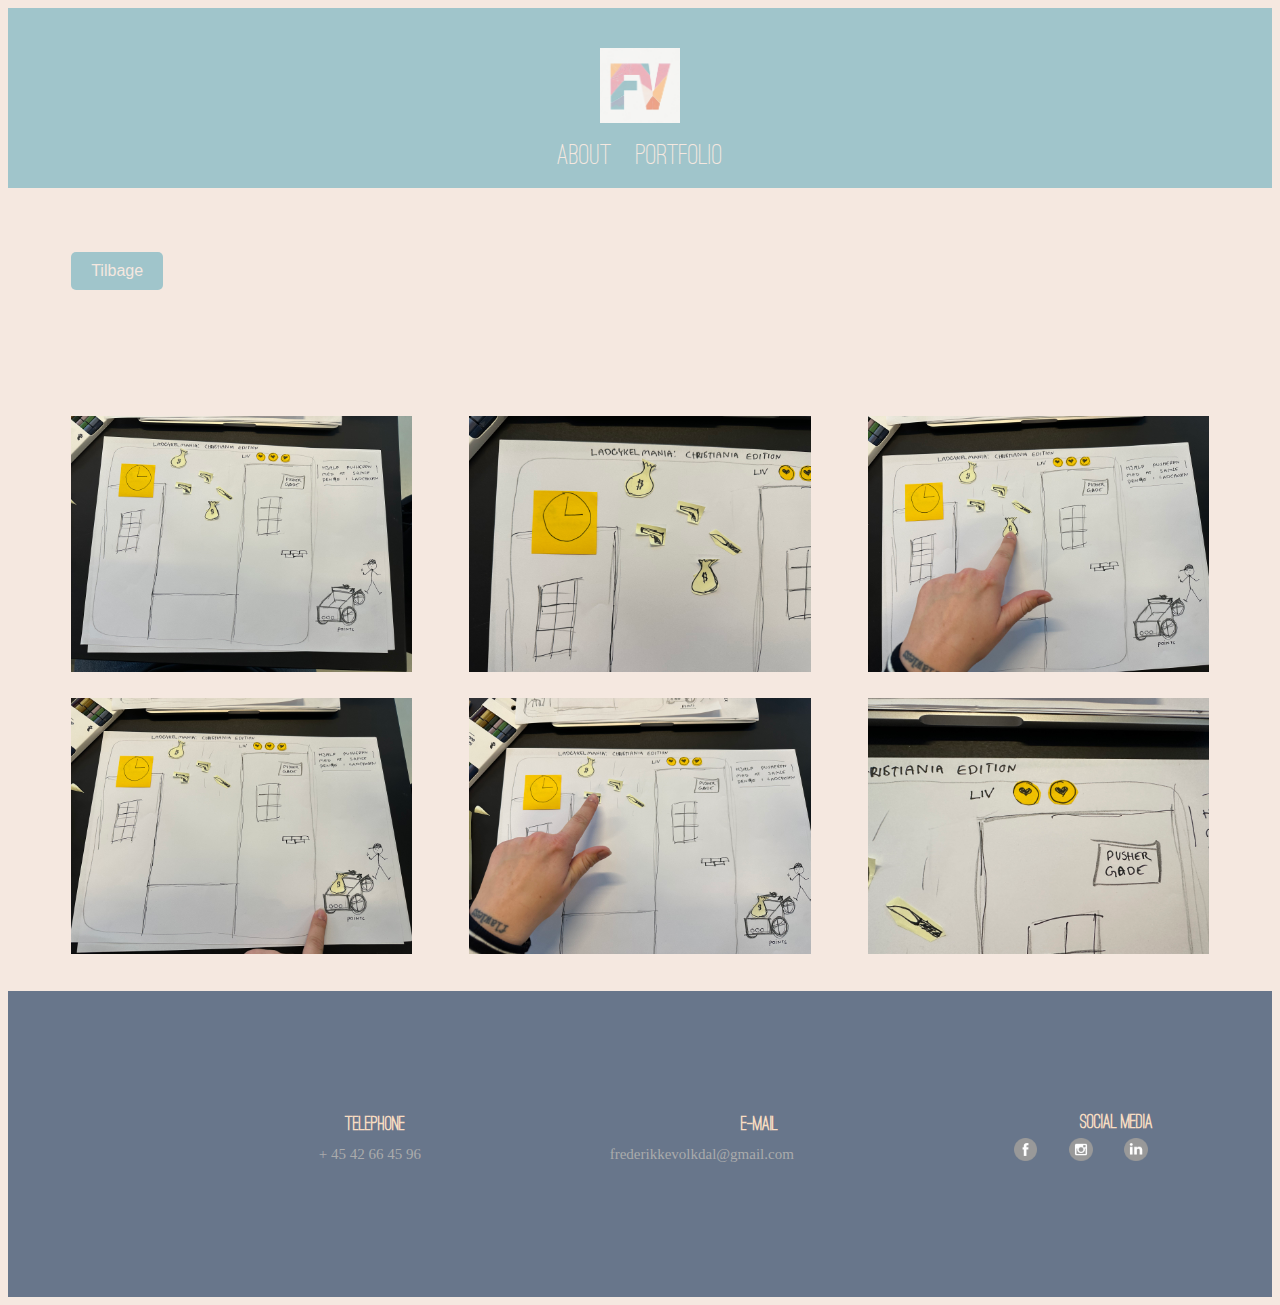
<file: html/tema4.html>
<!DOCTYPE html>
<html lang="en">
  <head>
    <meta charset="UTF-8" />
    <meta name="viewport" content="width=device-width, initial-scale=1.0" />
    <link rel="stylesheet" href="../css/general.css" />
    <link rel="stylesheet" href="../css/tema4.css" />
    <link rel="icon" href="../img/logo_fv.webp" />
    <title>tema4</title>
  </head>
  <body>
    <header>
      <a href="index.html">
        <img src="../img/logofv.png" alt="logo" />
      </a>
      <nav>
        <a href="aboutme.html">ABOUT</a>
        <a href="portfolio.html">PORTFOLIO</a>
      </nav>
    </header>
    <main>
      <button>
        <a href="portfolio.html" class="">Tilbage</a>
      </button>
      <div class="grid_1-1-1">
        <img src="../img/process1.webp" alt="process1" />
        <img src="../img/process2.webp" alt="process2" />
        <img src="../img/process3.webp" alt="process3" />
        <img src="../img/process4.webp" alt="process4" />
        <img src="../img/process5.webp" alt="process5" />
        <img src="../img/process6.webp" alt="process6" />
      </div>
    </main>
    <footer>
      <div class="grid_1-1-1">
        <div class="">
          <h3 class="footer-h3">Telephone</h3>
          <p class="icons_t">+ 45 42 66 45 96</p>
        </div>
        <div class="">
          <h3 class="footer-h3">E-mail</h3>
          <p class="icons_t">frederikkevolkdal@gmail.com</p>
        </div>
        <div class="medier">
          <h3 class="footer-h3">Social media</h3>
          <div class="grid_1-1-1">
            <a href="https://www.facebook.com/frederikke.volkdal"
              ><img src="../img/facebook.webp" alt=""
            /></a>
            <a href="https://www.instagram.com/frederikkevolkdal/?hl=en"
              ><img src="../img/instagram.webp" alt=""
            /></a>
            <a href="https://www.linkedin.com/in/frederikke-volkdal-827bb5103/"
              ><img src="../img/linkdin.webp" alt=""
            /></a>
          </div>
        </div>
      </div>
    </footer>
  </body>
</html>
</file>
<file: css/general.css>
@font-face {
    font-family: ostrich;
    src: url(../fonts/ostrich-sans/ostrich-regular.ttf);
  }
@font-face {
  font-family: quick;
  src: url(../fonts/quicksand/);
}

@font-face {
  font-family: ostrichbold;
  src: url(../fonts/ostrich-sans/OstrichSans-Bold.otf);
}

body {
    background-color: #F5E8E0; 
    font-family: quick;
    color: #68768b;
  }
  
  header {
    background-color: #A0C5CB;
    padding: 20px;
    text-align: center;
  }

  header img {
    width: 80px;
    height: auto;
    display: block; 
    margin: 20px auto; 
  }

  h1 {
    color: #EBB7BC;
    text-align: center;
    font-family: ostrichbold;
  }
  h2 {
    color: #A0C5CB;
  }
  h3{
    color: #F5E8E0;
    font-family: ostrich;
    font-size: 40px;
  }
  
  section {
    margin: 20px;
  }


  p {
    color: #68768b;
  }


  nav a {
    margin: 10px;
    text-decoration: none;
    font-size: 30px;
    color: #F5E8E0; 
    transition: color 0.3s ease-in-out;
    font-family: ostrich;

  }

  nav a:hover {
    color: #EBB7BC;
  }
  /*******FARVER******/
  color1 {
    color: #A0C5CB;
  }
  color2 {
    color: #F8CC9D;
  }
  color3 {
    color: #F5E8E0;
  }
  color4 {
    color: #EBB7BC;
  }
  color5 {
    color: #68768b;
  }

  /***footer**/

  /* ikoner */

.icons_t {
  position: relative;
  font-size: 15px;
  left: 10px;
  margin-bottom: 5%;
}
footer {
  background-color: #68768b;
  padding: 40px;
  text-align: right;
  color: #f5cfb7;
}

footer p{
  color: #aaabac;
}

.facebook img {
  max-width: 30%;
}

.medier {
  margin-left: 40%;
}


.footer-h3 {
  font-size: 20px;
  margin: 2%;
  color: #f7ddc2;
}
.grid_1-1-1 {
  display: grid;
  grid-template-columns: 1fr 1fr 1fr;
}

div {
  margin-top: 20px;   
  margin-bottom: 20px; 
  margin-left: 5%;    
  margin-right: 5%;   
}


@media only screen and (max-width: 600px) {
  p {
    font-size: 15px;
  }
  .text {
    display: flex;
  }

  h1 {
    font-size: 20px;
  }
  h2 {
    font-size: 15px;
  }
  h3 {
    font-size: 12px;
  }

  nav a {
    padding: 1em;
    font-size: 15px;
    margin-bottom: 20%;
  }

  img {
    max-width: 100%;
    height: auto;
    margin-bottom: 10px; 
  }

  .footer-h3 {
    font-size: 10px;
    
  }

  .icons_t {
    position: relative;
    font-size: 10px;
    left: 10px;
    margin-bottom: 5%;
  }
  .socials {
    width: 40px;
    display: flex;
    flex-direction: column;
  }
  .gridcontainer1, .gridcontainer2, .gridcontainer3, .gridcontainer4, .gridcontainer5 .grid_1-1-1 {
    display: flex;
    flex-direction: column; 
}
.slideshow-container{
  display: flex;
}
.tabs {
  flex-direction: column;
  width: 30%;
}
}
</file>
<file: css/index.css>
img {
    width: 50%;
}

.kollage {
    width: 100vw;
    height: auto;
    padding-top: 5%;
    padding-bottom: 5%;
}

    .grid-container1 {
        display: grid;
        grid-template-columns: repeat(2, 1fr);
        gap: 50px;
        text-align: justify;
        padding-bottom: 20px;
      }


blockquote {
    border-left: 4px solid #EBB7BC; /* Justér farven efter dine præferencer */
    padding: 10px;
    margin: 10px 0;
    text-align: left;
  }
</file>
<file: css/aboutme.css>
/* Slideshow container */
.slideshow-container {
    max-width: 1000px;
    position: relative;
    margin: auto;
  }
  
  .dot {
    height: 10px;
    width: 10px;
    margin: 0 2px;
    background-color: rgba(175, 181, 164, 1);
    border-radius: 50%;
    display: inline-block;
    transition: background-color 0.6s ease;
  }
  .text {
    color: #F5E8E0;
    text-shadow: 2px 2px 4px rgba(0, 0, 0, 0.5);
    font-size: 100px;
    position: absolute;
    top: 38px;
    left: 9%;
    width: 100%;

  }
  .active {
    background-color: #717171;
  }

  img {
    width: 50%; 
      height: auto;
      display: block; 
      margin: 20px auto; 
  }

  .grid-container1 {
    display: grid;
    grid-template-columns: repeat(2, 1fr);
    gap: 50px;
    text-align: justify;
    padding-bottom: 5%;
  }

  .grid-container3{
    display: grid;
    grid-template-columns: repeat(3, 1fr);
    gap: 50px;
    text-align: justify;
    padding-bottom: 5%;
  }
</file>
<file: css/portfolio.css>
.tabs {
    display: flex;
  }
  
  .tab {
    padding: 10px;
    margin: 5px;
    cursor: pointer;
    border: 1px solid #EBB7BC;
    background-color: #d0dbdd;
  }
  
  .tab-content {
    display: none;
    padding: 10px;
    background-color: #eddbdd;
  }
  
  .tab-content.active {
    display: block;
  }

button {
  background-color: #A0C5CB;
   
  padding: 10px 20px; 
  font-size: 16px;
  border: none;
  border-radius: 5px; 
  cursor: pointer; 
}
button a{
  text-decoration: none;
  color: #F5E8E0;
}

button:hover {
  background-color: #EBB7BC;
}

img {
  width: 100%; 
    height: auto;
    display: block; 
    margin: 20px auto; 
}

footer img {
  width: 50%;
}

.grid-container1 {
  display: grid;
  grid-template-columns: repeat(2, 1fr);
  gap: 50px;
  text-align: justify;
  padding-bottom: 20px;
}
.grid-container2 {
  display: grid;
  grid-template-columns: repeat(3, 1fr);
  gap: 50px;
text-align: justify;
padding: 20px;
}
.grid-container4 {
  display: grid;
  grid-template-columns: repeat(2, 2fr);
  gap: 50px;
  text-align: justify;
  padding-bottom: 20px;
}

.text-box {
  padding: 20px;
  border: 1px solid #ddd;
  border-radius: 5px;
}

.figur {
  width: 50%;
}

.styletile, .bert {
  width: 100%;
  height: auto;
}

.mig {
  width: 70%;
}
</file>
<file: css/tema4.css>
img {
    width: 100%;
}
.grid_1-1-1 {
    display: grid;
    grid-template-columns: 1fr 1fr 1fr;
    gap: 5%;
    margin: 5%;
  }

  footer img {
    width: 50%;
  }

  button {
    background-color: #A0C5CB;
    padding: 10px 20px; 
    font-size: 16px;
    border: none;
    border-radius: 5px; 
    cursor: pointer; 
    margin: 5%;
  }
  button a{
    text-decoration: none;
    color: #F5E8E0;
  }
  
  button:hover {
    background-color: #EBB7BC;
  }
</file>
